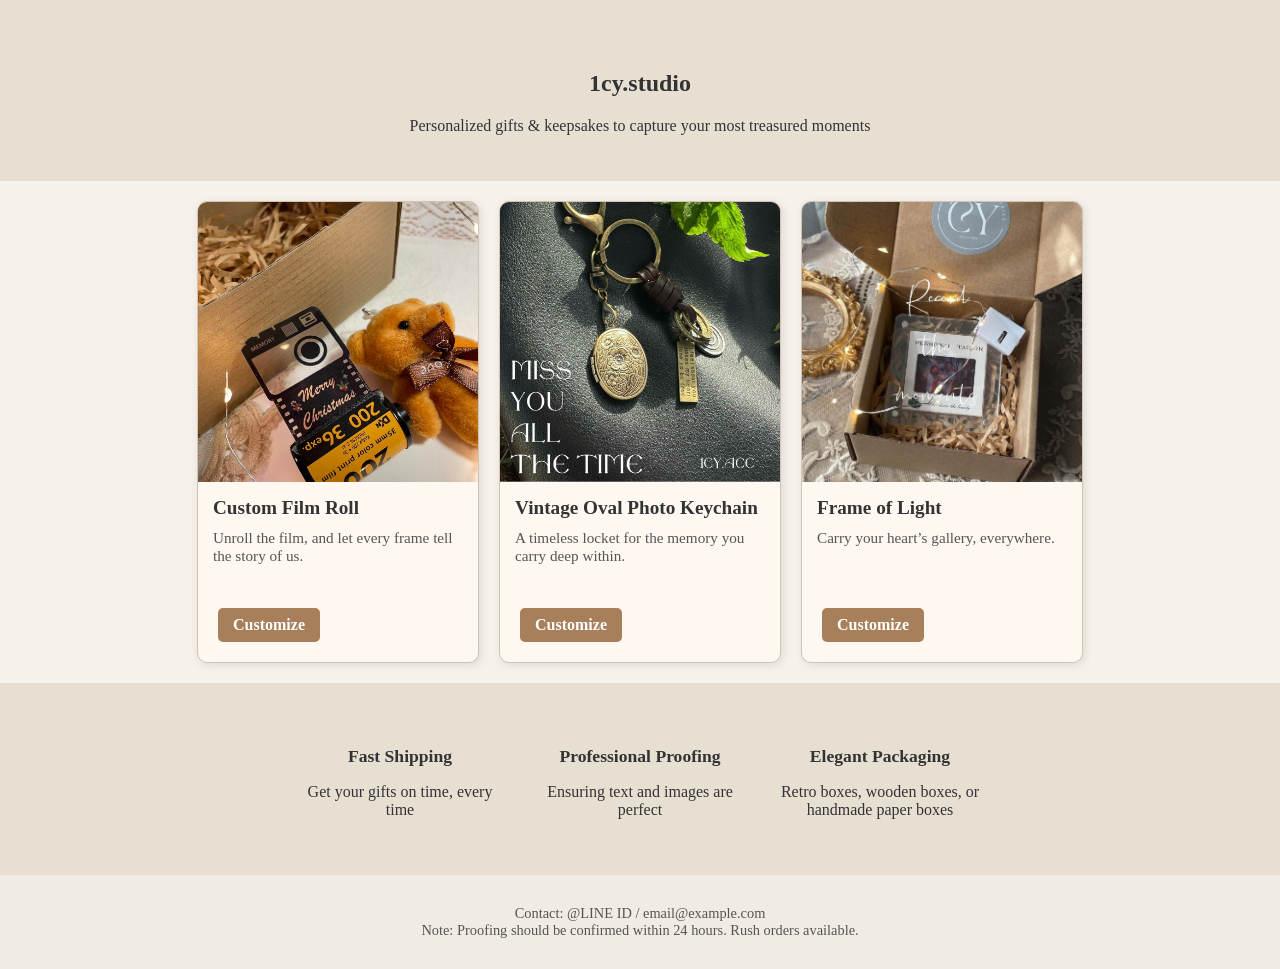
<file: index.html>
<!DOCTYPE html>
<html lang="en">
<head>
  <meta charset="UTF-8">
  <meta name="viewport" content="width=device-width, initial-scale=1.0">
  <title>Retro Memories Shop</title>
  <link rel="stylesheet" href="style.css">
  
</head>
<body>

  <!-- 主視覺區 -->
  <section class="hero">
    <h1>1cy.studio</h1>
    <p>Personalized gifts & keepsakes to capture your most treasured moments</p>
  </section>

  <!-- 商品展示區 -->
  <section class="products">
    <!-- 商品 1 -->
    <div class="product-card">
      <div class="index-image">
        <img src="images/film3.jpg" alt="Custom Film Roll">
      </div>
      <div class="product-info">
        <h3>Custom Film Roll</h3>
        <p>Unroll the film, and let every frame tell the story of us.</p>
        
        <a href="product.html" class="btn-order">Customize</a>
      </div>
    </div>

    <!-- 商品 2 -->
    <div class="product-card">
      <div class="index-image">
        <img src="images/oval-keychain.jpg" alt="Vintage Oval Photo Keychain">
      </div>
      <div class="product-info">
        <h3>Vintage Oval Photo Keychain</h3>
        <p>A timeless locket for the memory you carry deep within.</p>
        <a href="product2.html" class="btn-order">Customize</a>
      </div>
    </div>

    
    <!-- 商品 3 -->
    <div class="product-card">
      <div class="index-image">
        <img src="images/product3.jpg" alt="Vintage Oval Photo Keychain">
      </div>
      <div class="product-info">
        <h3>Frame of Light</h3>
        <p>Carry your heart’s gallery, everywhere.</p>
        <a href="product3.html" class="btn-order">Customize</a>
      </div>
    </div>


  </section>

  <!-- 優勢區 -->
  <section class="advantages">
    <div class="advantage">
      <h4>Fast Shipping</h4>
      <p>Get your gifts on time, every time</p>
    </div>
    <div class="advantage">
      <h4>Professional Proofing</h4>
      <p>Ensuring text and images are perfect</p>
    </div>
    <div class="advantage">
      <h4>Elegant Packaging</h4>
      <p>Retro boxes, wooden boxes, or handmade paper boxes</p>
    </div>
  </section>

  <!-- 頁尾 -->
  <footer>
    Contact: @LINE ID / email@example.com <br>
    Note: Proofing should be confirmed within 24 hours. Rush orders available.
  </footer>

</body>
</html>
</file>
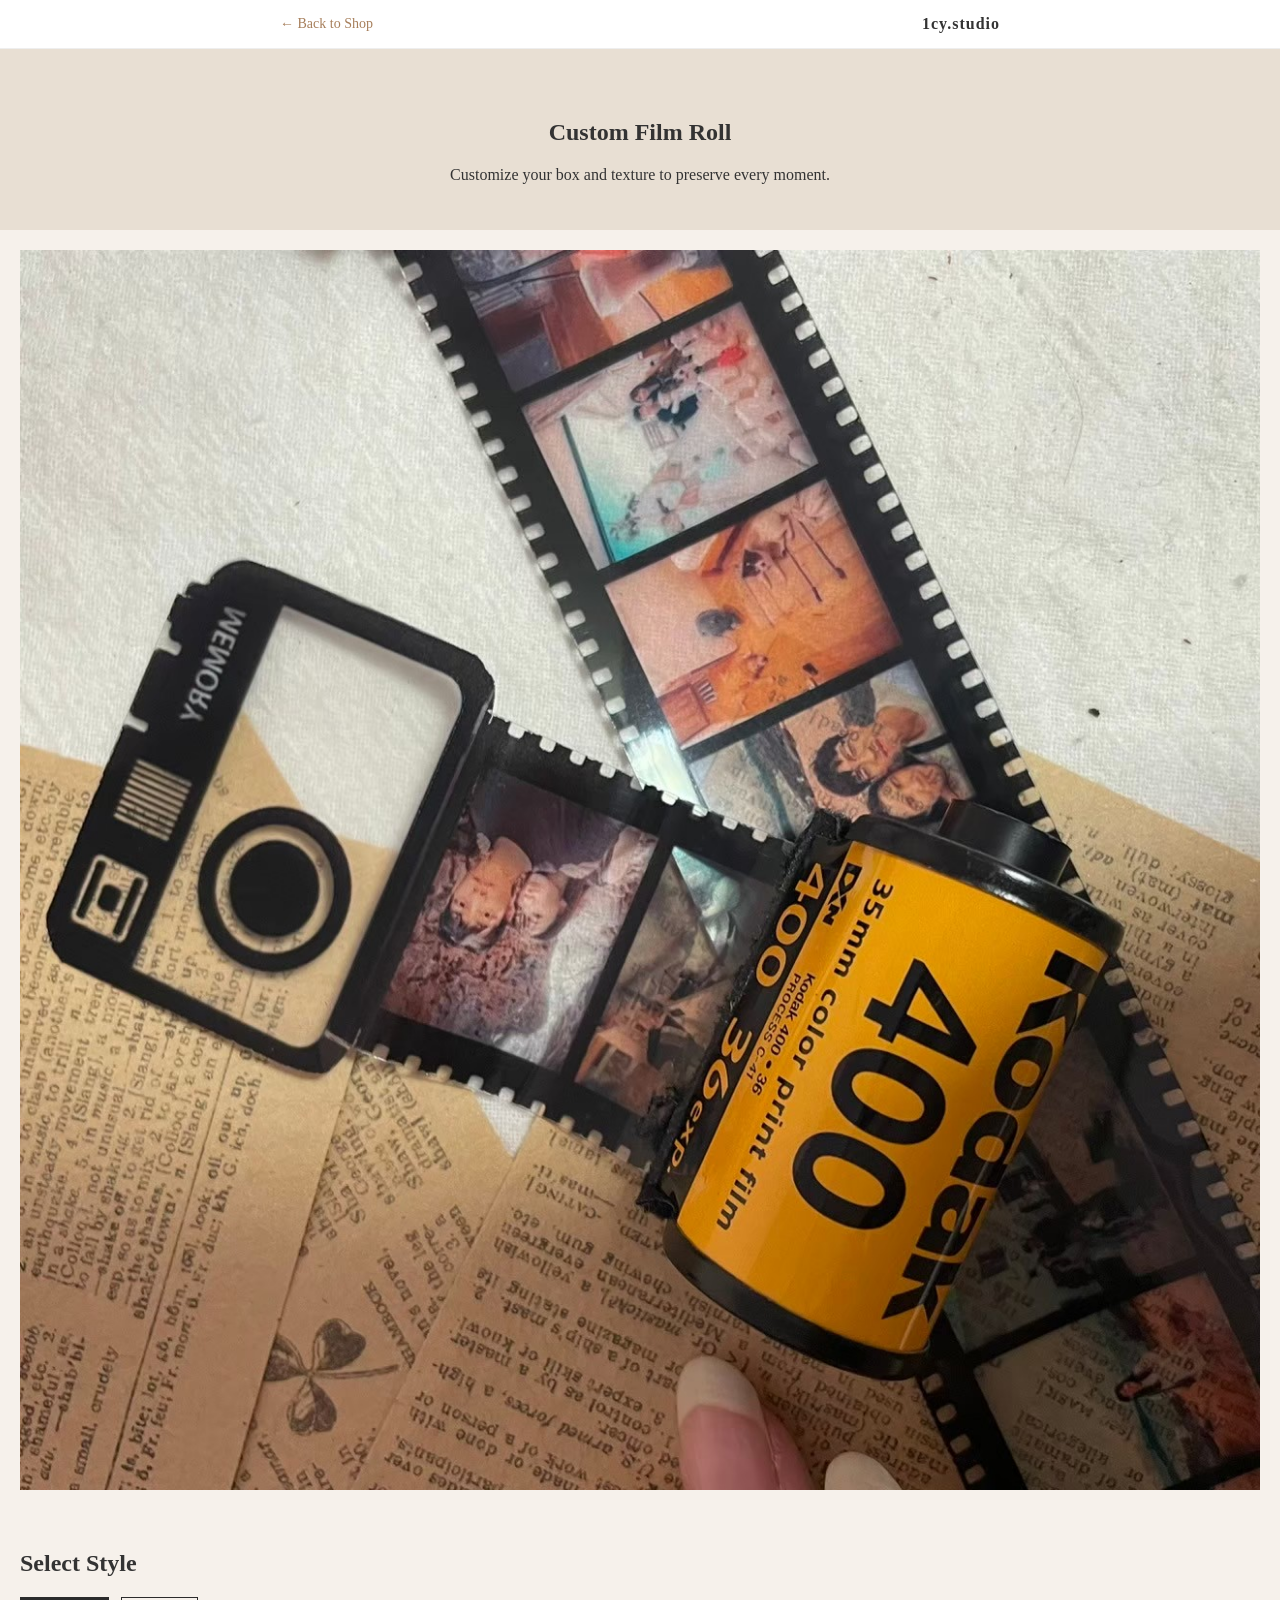
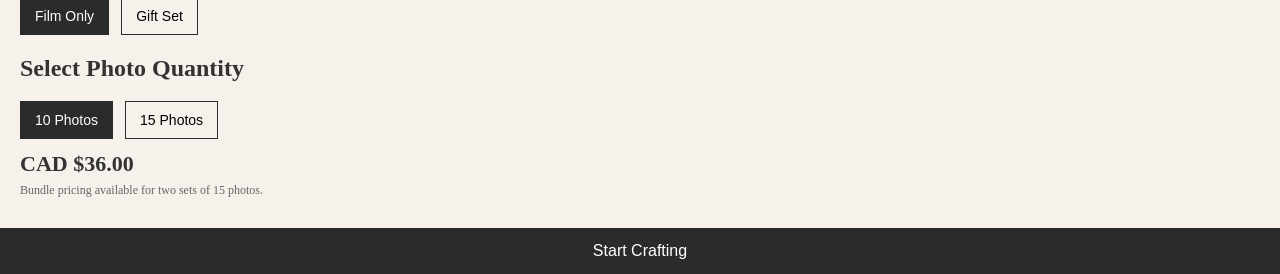
<file: product.html>
<!DOCTYPE html>
<html lang="en-CA">
<head>
  <meta charset="UTF-8" />
  <meta name="viewport" content="width=device-width, initial-scale=1.0"/>
  <title>Custom Film Roll | Product</title>
  <link rel="stylesheet" href="style.css">

  
</head>

<body>
<nav class="navbar">
  <div class="nav-container">
    <a href="index.html" class="back-link">← Back to Shop</a>
    <span class="brand-logo">1cy.studio</span>
  </div>
</nav>

    <!-- 商品標題 -->
  <section class="hero">
   <h1 >Custom Film Roll</h1>
    <p >Customize your box and texture to preserve every moment.</p>
  </section>


  
    <div class="products">
       <!-- 商品圖片輪播格子 -->
     <div class="product-image" id="productImageContainer"></div>
      <!-- JS 會動態插入多張圖片 -->
    </div>

  <div class="selection-area">
      <h2>Select Style</h2>
      <div class="option-group" id="styleOptions">
        <button data-style="film" class="active">Film Only</button>
        <button data-style="gift">Gift Set</button>
      </div>
    

    <!-- Gift Box 選擇（Gift Set 才顯示） -->
    <div id="giftBoxSection" style="display:none;">
      <h2>Select Gift Box</h2>
      <div class="option-group" id="giftOptions">
        <button data-gift="camera">Camera Box</button>
        <button data-gift="treasure">Treasure Chest</button>
      </div>
    </div>

    <!-- Photo Quantity -->
    <div >
      <h2>Select Photo Quantity</h2>
      <div class="option-group" id="quantityOptions">
        <button data-qty="10" class="active">10 Photos</button>
        <button data-qty="15">15 Photos</button>
      </div>

      <div class="price" id="priceDisplay">CAD $369+</div>
      <p class="note">Bundle pricing available for two sets of 15 photos.</p>
    </div>
  </div>

    <!-- 立即下單按鈕 -->
    <div class="cta">
  <a href="Roll Crafting.html">
    <button>Start Crafting</button>
  </a>
</div>

  

  <script>
    // ========= 價格表 =========
   const pricingTable = {
  // 款式 1: 純膠卷 (Film Only)
  film: { 10: 36, 15: 399 },

  // 款式 2: 禮盒裝 (Gift Set) - 這裡拆解成具體的盒子種類
  camera: { 10: 469, 15: 499 },
  treasure: { 10: 489, 15: 529 }
};

    // ========= 圖片陣列 =========
    const productImages = {
      film: ["images/film1.jpg", "images/film2.jpg", "images/film3.jpg"],
      gift: {
        camera: ["images/gift-camera1.jpg", "images/gift-camera2.jpg"],
        treasure: ["images/gift-treasure1.jpg", "images/gift-treasure2.jpg"]
      }
    };

    // ========= 選項狀態 =========
    const selectedOption = {style:'film', giftBox:null, quantity:10};

    // ========= 輪播控制 =========
    let currentSlide = 0;
    let slideInterval;

    function showSlides(images){
      const container = document.getElementById('productImageContainer');
      container.innerHTML = ''; // 清空舊圖

      images.forEach((src, idx) => {
        const img = document.createElement('img');
        img.src = src;
        if(idx===0) img.classList.add('active');
        container.appendChild(img);
      });

      // 清除舊輪播
      if(slideInterval) clearInterval(slideInterval);
      currentSlide = 0;

      // 每 3 秒切換
      slideInterval = setInterval(()=>{
        const imgs = container.querySelectorAll('img');
        imgs.forEach(i=>i.classList.remove('active'));
        currentSlide = (currentSlide + 1) % imgs.length;
        imgs[currentSlide].classList.add('active');
      }, 3000);
    }

    // ========= 更新價格和圖片 =========
   function updatePrice() {
  let price = null;
  const qty = selectedOption.quantity;

  if (selectedOption.style === 'film') {
    // 1. 如果選純膠卷，直接讀取 film
    price = pricingTable.film[qty];
    showSlides(productImages.film);
  } else if (selectedOption.style === 'gift') {
    // 2. 如果選禮盒，判斷目前選了哪種盒子
    if (selectedOption.giftBox) {
      price = pricingTable[selectedOption.giftBox][qty];
      showSlides(productImages.gift[selectedOption.giftBox]);
    } else {
      // 如果還沒選盒子，可以顯示一個起跳價或提示
      price = null;
    }
  }

  // 更新畫面顯示
  const priceDisplay = document.getElementById('priceDisplay');
  priceDisplay.textContent = price ? `CAD $${price}.00` : 'Please select a box style';
}

    // ========= Style 選擇事件 =========
    document.querySelectorAll('#styleOptions button').forEach(btn=>{
      btn.addEventListener('click', ()=>{
        document.querySelectorAll('#styleOptions button').forEach(b=>b.classList.remove('active'));
        btn.classList.add('active');

        selectedOption.style = btn.dataset.style;

        if(selectedOption.style==='gift'){
          giftBoxSection.style.display = 'block';
        }else{
          giftBoxSection.style.display = 'none';
          selectedOption.giftBox = null;
        }

        updatePrice();
      });
    });

    // ========= Gift Box 選擇事件 =========
    document.querySelectorAll('#giftOptions button').forEach(btn=>{
      btn.addEventListener('click', ()=>{
        document.querySelectorAll('#giftOptions button').forEach(b=>b.classList.remove('active'));
        btn.classList.add('active');

        selectedOption.giftBox = btn.dataset.gift;
        updatePrice();
      });
    });

    // ========= Photo Quantity 選擇事件 =========
    document.querySelectorAll('#quantityOptions button').forEach(btn=>{
      btn.addEventListener('click', ()=>{
        document.querySelectorAll('#quantityOptions button').forEach(b=>b.classList.remove('active'));
        btn.classList.add('active');

        selectedOption.quantity = btn.dataset.qty;
        updatePrice();
      });
    });

    updatePrice(); // 初始載入
  </script>
</body>
</html>
</file>
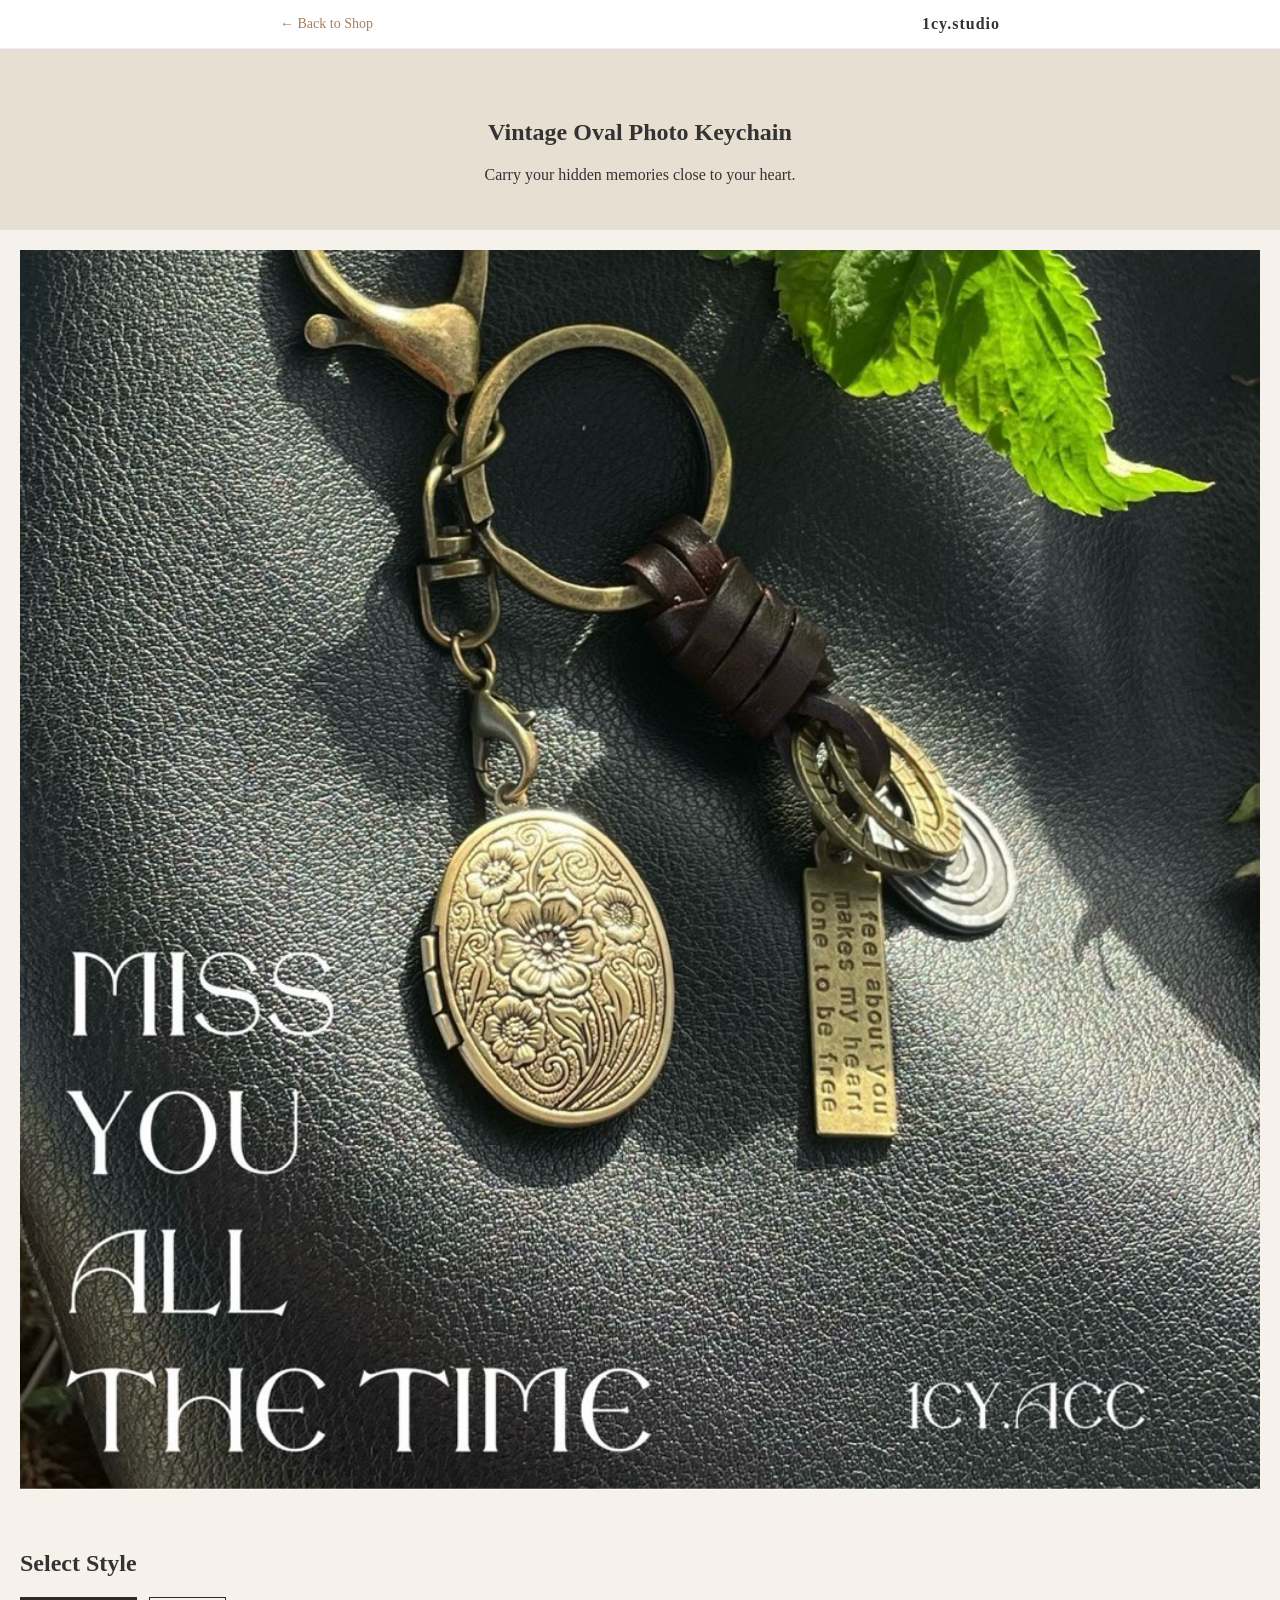
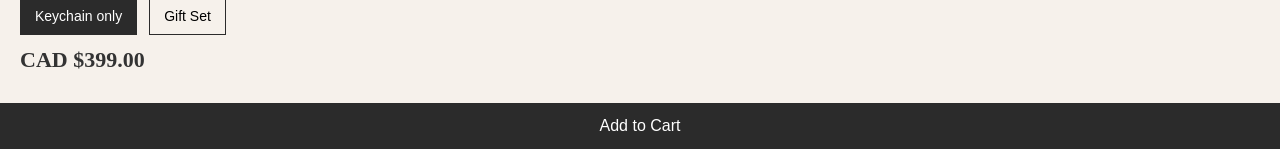
<file: product2.html>
<!DOCTYPE html>
<html lang="en-CA">
<head>
  <meta charset="UTF-8" />
  <meta name="viewport" content="width=device-width, initial-scale=1.0"/>
  <title>Oval Photo Keychain | Product</title>
  <link rel="stylesheet" href="style.css">
</head>

<body>

<nav class="navbar">
  <div class="nav-container">
    <a href="index.html" class="back-link">← Back to Shop</a>
    <span class="brand-logo">1cy.studio</span>
  </div>
</nav>

<!-- 商品標題 -->
<section class="hero">
  <h1> Vintage Oval Photo Keychain</h1>
  <p>Carry your hidden memories close to your heart.</p>
</section>

<!-- 商品圖片 -->
<div class="products">
  <div class="product-image" id="productImageContainer"></div>
</div>

<!-- 選擇區 -->
<div class="selection-area">

  <h2>Select Style</h2>

  <div class="option-group" id="styleOptions">
    <button data-style="keychain" class="active">Keychain only</button>
    <button data-style="giftset">Gift Set</button>
  </div>

  <!-- 價格顯示（一定要獨立） -->
  <div id="priceDisplay" class="price"></div>

</div>

<div class="cta">
  <button>Add to Cart</button>
</div>

<script>
  /* ========= 價格表 ========= */
  const pricingTable = {
    keychain: 399,
    giftset: 499
  };

  /* ========= 圖片 ========= */
  const productImages = {
    keychain: [
      "images/oval-keychain.jpg",
      "images/oval-keychain2.jpg"],
    giftset: [ "images/oval-keychain.jpg",
      "images/oval-keychain2.jpg"]
     
  };

  /* ========= 狀態 ========= */
  const selectedOption = {
    style: 'keychain'
  };

  /* ========= 輪播 ========= */
  let currentSlide = 0;
  let slideInterval;

  function showSlides(images) {
    const container = document.getElementById('productImageContainer');
    container.innerHTML = '';

    images.forEach((src, index) => {
      const img = document.createElement('img');
      img.src = src;
      if (index === 0) img.classList.add('active');
      container.appendChild(img);
    });

    if (slideInterval) clearInterval(slideInterval);
    currentSlide = 0;

    slideInterval = setInterval(() => {
      const imgs = container.querySelectorAll('img');
      imgs.forEach(img => img.classList.remove('active'));
      currentSlide = (currentSlide + 1) % imgs.length;
      imgs[currentSlide].classList.add('active');
    }, 3000);
  }

  /* ========= 更新價格 + 圖片 ========= */
  function updatePrice() {
    const style = selectedOption.style;
    const price = pricingTable[style];

    document.getElementById('priceDisplay').textContent =
      `CAD $${price}.00`;

    showSlides(productImages[style]);
  }

  /* ========= 點擊事件 ========= */
  document.querySelectorAll('#styleOptions button').forEach(btn => {
    btn.addEventListener('click', () => {
      document.querySelectorAll('#styleOptions button')
        .forEach(b => b.classList.remove('active'));

      btn.classList.add('active');
      selectedOption.style = btn.dataset.style;

      updatePrice();
    });
  });

  /* 初始載入 */
  updatePrice();
</script>

</body>
</html>
</file>
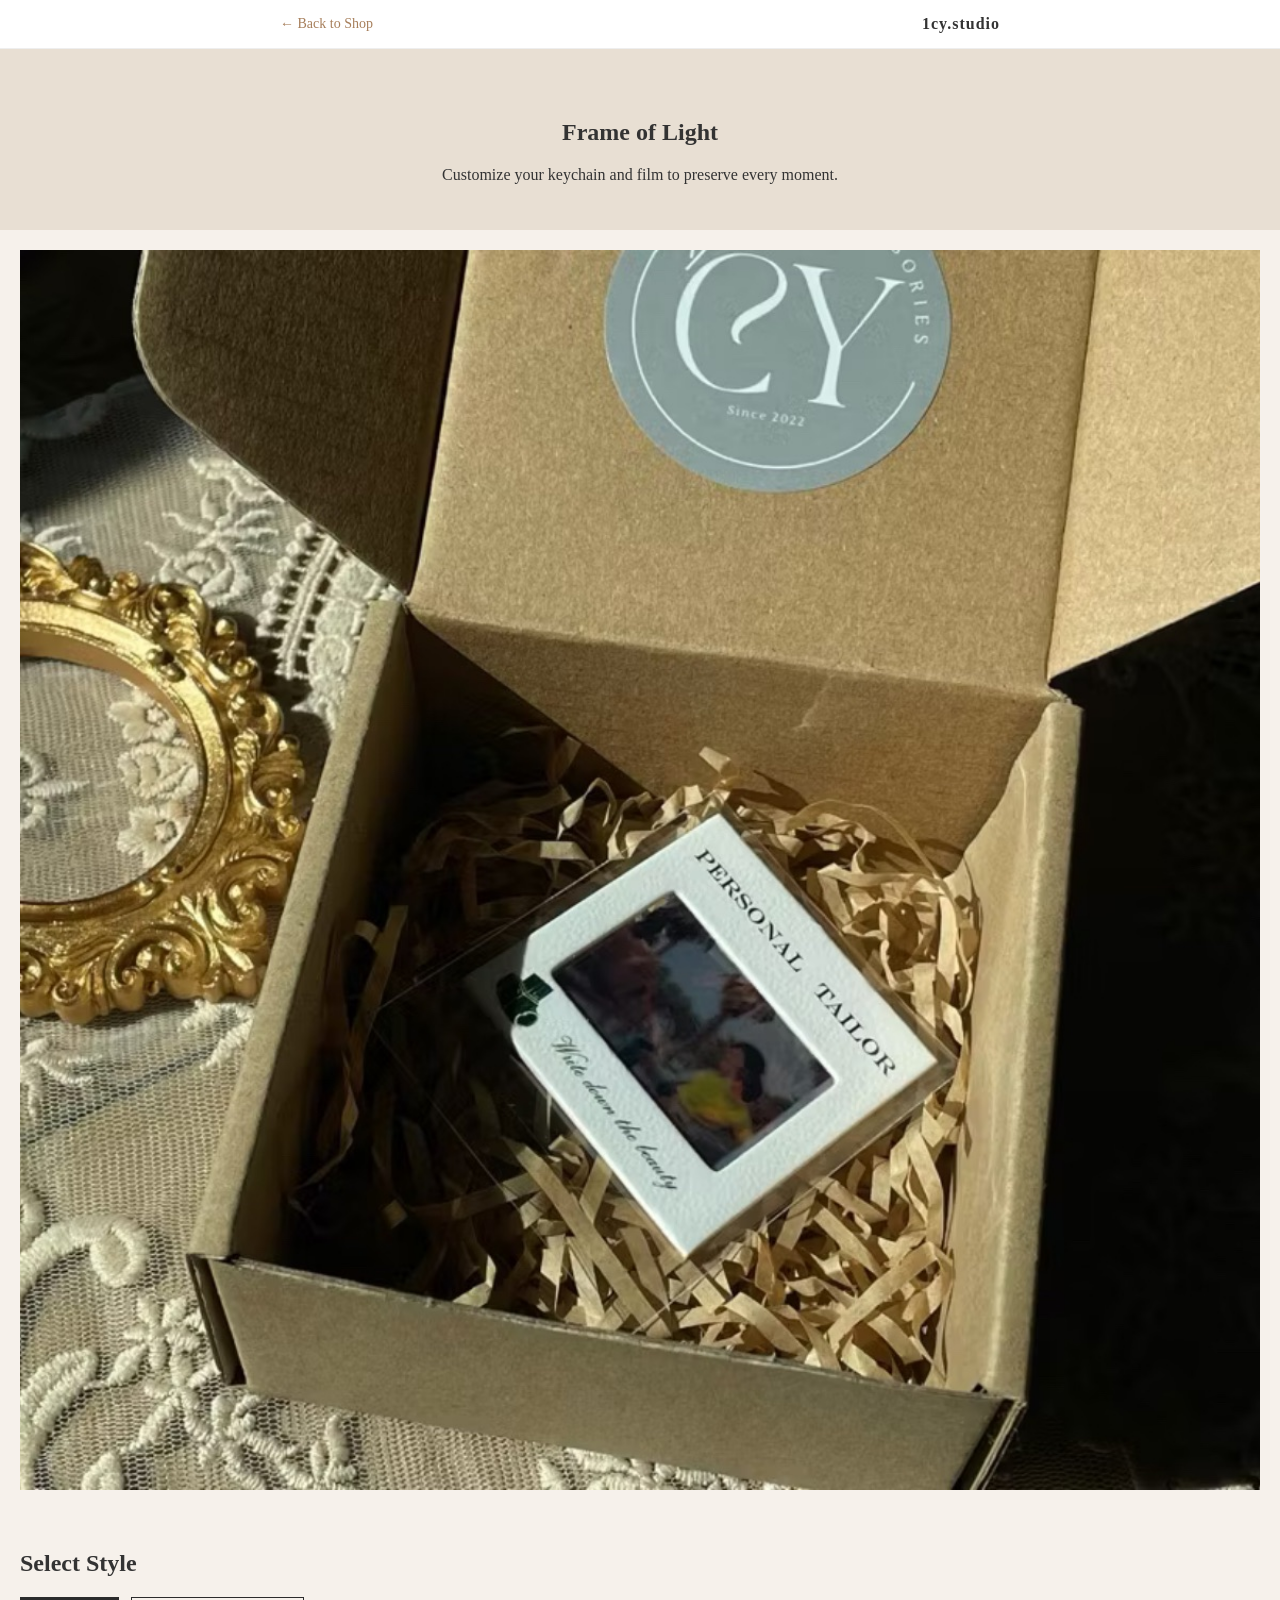
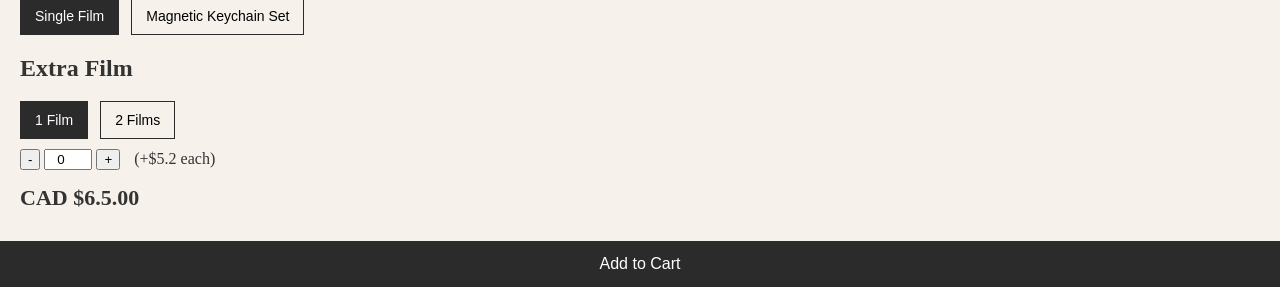
<file: product3.html>
<!DOCTYPE html>
<html lang="en-CA">
<head>
  <meta charset="UTF-8">
  <meta name="viewport" content="width=device-width, initial-scale=1.0">
  <title>Custom Keychain Set | Product</title>
  <link rel="stylesheet" href="style.css">
</head>
<body>

<nav class="navbar">
  <div class="nav-container">
    <a href="index.html" class="back-link">← Back to Shop</a>
    <span class="brand-logo">1cy.studio</span>
  </div>
</nav>

<section class="hero">
  <h1>Frame of Light</h1>
  <p>Customize your keychain and film to preserve every moment.</p>
</section>

<div class="products">
  <div class="product-image" id="productImageContainer"></div>
</div>

<div class="selection-area">

  <!-- 第一步：選擇主要款式 -->
  <h2>Select Style</h2>
  <div class="option-group" id="baseOptions">
    <button data-base="single" class="active">Single Film </button>
    <button data-base="magnetic">Magnetic Keychain Set</button>
  </div>

  <!-- 第二步：升級燈光效果 -->
  <div id="lightSection" style="display:none;">
    <h2>Add-on Light</h2>
    <div class="option-group" id="lightOptions">
      <button data-light="standard" class="active">Standard </button>
      <button data-light="romantic">Romantic Lights </button>
    </div>
  </div>

  <!-- 第三步：照片張數 -->
  <h2>Extra Film</h2>

  <!-- 固定選項 -->
  <div class="option-group" id="fixedExtraOptions">
    <button data-extra="1" class="active">1 Film </button>
    <button data-extra="2">2 Films</button>
  </div>

  <!-- 數字增減器 -->
  <div class="quantity-selector" style="margin-top:10px;">
    <button id="decreaseQty">-</button>
    <input type="number" id="extraQtyInput" value="0" min="0" style="width:40px;text-align:center;">
    <button id="increaseQty">+</button>
    <span style="margin-left:10px;">(+$5.2 each)</span>
  </div>

  <!-- 顯示價格 -->
  <div id="priceDisplay" class="price" style="margin-top:15px;"></div>

  <!-- 滿額贈提醒 -->
  <div id="upsellNotice" style="color:#e67e22; margin-top:10px; display:none;"></div>
</div>

<div class="cta">
  <button>Add to Cart</button>
</div>

<script>
  // 基本價格
  const basePricing = { single: 6.5, magnetic: 11 };
  const lightPricing = { standard: 0, romantic: 59 };
  const fixedExtraPricing = { '1': 0, '2': 2.5 };
  const extraUnitPrice = 5.2;

  const productImages = {
    single: ["images/product3.1.jpg","images/product3.2.jpg"],
    magnetic: ["images/product3.2.jpg","images/product3.3.jpg","images/product3.4.jpg"]
  };

  const selectedOption = {
    base: 'single',
    light: 'standard',
    fixedExtra: '1',
    extraQty: 0
  };

  let currentSlide = 0;
  let slideInterval;

  function showSlides(images){
    const container = document.getElementById('productImageContainer');
    container.innerHTML = '';
    images.forEach((src, idx)=>{
      const img = document.createElement('img');
      img.src = src;
      if(idx===0) img.classList.add('active');
      container.appendChild(img);
    });

    if(slideInterval) clearInterval(slideInterval);
    currentSlide = 0;
    slideInterval = setInterval(()=>{
      const imgs = container.querySelectorAll('img');
      imgs.forEach(i=>i.classList.remove('active'));
      currentSlide = (currentSlide +1) % imgs.length;
      imgs[currentSlide].classList.add('active');
    }, 3000);
  }

  function updatePrice(){
    let total = basePricing[selectedOption.base];

    // Light only for magnetic
    if(selectedOption.base==='magnetic'){
      total += lightPricing[selectedOption.light];
      document.getElementById('lightSection').style.display='block';
    } else {
      selectedOption.light='standard';
      document.getElementById('lightSection').style.display='none';
    }

    // 固定照片選項
    total += fixedExtraPricing[selectedOption.fixedExtra];

    // 數字增減器
    total += selectedOption.extraQty * extraUnitPrice;

    document.getElementById('priceDisplay').textContent = `CAD $${total}.00`;

    // 滿額贈提醒
    const notice = document.getElementById('upsellNotice');
    if(total >= 70){
      notice.textContent = 'Free Bonus! You’ve unlocked a free Cuddly Bear! 🐻';
      notice.style.display='block';
    } else {
      notice.style.display='none';
    }

    // 更新圖片輪播
    showSlides(productImages[selectedOption.base]);
  }

  // Base 選擇
  document.querySelectorAll('#baseOptions button').forEach(btn=>{
    btn.addEventListener('click',()=>{
      document.querySelectorAll('#baseOptions button').forEach(b=>b.classList.remove('active'));
      btn.classList.add('active');
      selectedOption.base = btn.dataset.base;
      updatePrice();
    });
  });

  // Light 選擇
  document.querySelectorAll('#lightOptions button').forEach(btn=>{
    btn.addEventListener('click',()=>{
      document.querySelectorAll('#lightOptions button').forEach(b=>b.classList.remove('active'));
      btn.classList.add('active');
      selectedOption.light = btn.dataset.light;
      updatePrice();
    });
  });

  // 固定照片選項
  document.querySelectorAll('#fixedExtraOptions button').forEach(btn=>{
    btn.addEventListener('click',()=>{
      document.querySelectorAll('#fixedExtraOptions button').forEach(b=>b.classList.remove('active'));
      btn.classList.add('active');
      selectedOption.fixedExtra = btn.dataset.extra;
      updatePrice();
    });
  });

  // 數字增減器
  document.getElementById('increaseQty').addEventListener('click',()=>{
    selectedOption.extraQty = parseInt(document.getElementById('extraQtyInput').value) +1;
    document.getElementById('extraQtyInput').value = selectedOption.extraQty;
    updatePrice();
  });
  document.getElementById('decreaseQty').addEventListener('click',()=>{
    selectedOption.extraQty = Math.max(0, parseInt(document.getElementById('extraQtyInput').value)-1);
    document.getElementById('extraQtyInput').value = selectedOption.extraQty;
    updatePrice();
  });
  document.getElementById('extraQtyInput').addEventListener('change', ()=>{
    selectedOption.extraQty = Math.max(0, parseInt(document.getElementById('extraQtyInput').value)||0);
    updatePrice();
  });

  // 初始載入
  updatePrice();
</script>

</body>
</html>
</file>
<file: style.css>
/* ===== index ===== */
    .hero {
      text-align: center;
      padding: 50px 20px 30px;
      background-color: #e8dfd3; /* 淡復古背景 */}

    .h1 {font-size: 2.5rem;margin: 0 0 10px;}
    h2 {font-size: 18px；margin-bottom: 12px;}
    .p {font-size: 1.2rem; line-height: 1.6；color: #555;}

  /* ===== 商品區塊 ===== */
    .products {display: flex;flex-wrap: wrap;justify-content: center;gap: 20px;padding: 20px;}

    .product-card {
      background-color: #fff8f0;
      border: 1px solid #d1c4b2;
      border-radius: 10px;
      width: 280px;
      overflow: hidden;
      box-shadow: 2px 2px 10px rgba(0,0,0,0.1);
      transition: transform 0.2s; 
    position: relative; /* 必加！讓按鈕以這張卡片為基準 */
    min-height: 400px;  /* 建議設定一個最小高度，避免卡片太矮擠到文字 */
    padding-bottom: 60px; /* 重要：留出空間給底部的按鈕，才不會遮到文字 */}

    .product-card:hover {
      transform: translateY(-5px);}

  /* 畫框*/
      .index-image {width: 100%;aspect-ratio: 1 / 1;background-color: #ddd; overflow: hidden;position: relative;opacity: 1 }
  /* 畫布*/
      .index-image img { width: 100%; height: 100%;object-fit: cover; /* 讓照片填滿格子 */opacity: 1 !important; /* 確保照片不是透明的 */display: block;}

    .product-info { padding: 15px;}

    .product-info h3 { margin: 0 0 10px;font-size: 1.2rem;}

    .product-info p {margin: 5px 0;font-size: 0.95rem;color: #555;}

    .btn-order {
      position: absolute; /* 絕對定位 */
      left: 20px;         /* 距離左邊 20px (跟你的 padding 一致) */
      bottom: 20px;       /* 距離底部 20px */
      margin-top: 10px;
      padding: 8px 15px;
      background-color: #a77f5b;
      color: #fff;
      border-radius: 5px;
      font-weight: bold; }

    /* ===== 優勢區 ===== */
    .advantages {
      display: flex;
      justify-content: center;
      gap: 40px;
      text-align: center;
      padding: 40px 20px;
      background-color: #e8dfd3;}

    .advantage { max-width: 200px; }

    .advantage h4 {  margin-bottom: 8px;font-size: 1.1rem;}

    /* ===== 頁尾 ===== */
    footer {
      text-align: center;
      padding: 30px 20px;
      font-size: 0.9rem;
      background-color: #f1ece3;
      color: #555; }



/* ===== product ===== */
/*左列表 */
.navbar {
  width: 100%;
  background-color: #fff;
  border-bottom: 1px solid #eee;
  padding: 15px 0;
  position: sticky; /* 捲動時固定在頂部 */
  top: 0;
  z-index: 1000;}

.nav-container {
  max-width: 720px; /* 與你的 selection-area 一致 */
  margin: 0 auto;
  padding: 0 20px; /* 這裡的 20px 確保左右對齊 */
  display: flex;
  justify-content: space-between; /* 讓返回鍵在左，品牌名在右 */
  align-items: center;}

.back-link {
  text-decoration: none;
  color: #a77f5b; /* 使用你原本的棕色調 */
  font-size: 14px;
  font-weight: 500;
  transition: opacity 0.2s;}

.back-link:hover { opacity: 0.7;}

.brand-logo {
  font-size: 16px;
  font-weight: bold;
  letter-spacing: 1px;
  color: #333;}





/* ===== 全局設定 ===== */
    body {font-family: "Georgia", serif;
      background-color: #f6f1eb; /* 復古紙張色 */
      color: #333;
      margin: 0;
      padding: 0; }

    a {text-decoration: none;
      color: inherit;}


    /* product.html */
    
    /* ========= 商品主圖 ========= */
    .product-image {
      width: 100%;
      aspect-ratio: 1/1;  /* 強制 1:1 */
      background: #ddd;
      margin-bottom: 20px;
      overflow: hidden;
      position: relative;}

    .product-image img {
      width: 100%;
      height: 100%;
      object-fit: cover;
      position: absolute;
      top: 0;
      left: 0;
      transition: opacity 0.5s ease-in-out;
      opacity: 0;}

    .product-image img.active { opacity: 1;}

    .selection-area {padding-left: 20px;
  padding-right: 20px;
  box-sizing: border-box;}

 
    /* ========= 選項按鈕 ========= */
    .option-group {
      display: flex;
      gap: 12px;
      flex-wrap: wrap; }

    .option-group button {
      padding: 10px 14px;
      border: 1px solid #2b2b2b;
      background: transparent;
      font-size: 14px;
      cursor: pointer;}

    .option-group button.active {
      background: #2b2b2b;
      color: #fff; }

    /* ========= 價格 ========= */
    .price {
      font-size: 22px;
      margin-top: 12px;
      font-weight: bold;}

    .note {
      font-size: 12px;
      color: #666;
      margin-top: 6px;}

    /* ========= 下單按鈕 ========= */
    .cta { margin-top: 30px;}

    .cta button {
      width: 100%;
      padding: 14px;
      background: #2b2b2b;
      color: #fff;
      border: none;
      font-size: 16px;
      cursor: pointer; }
</file>
